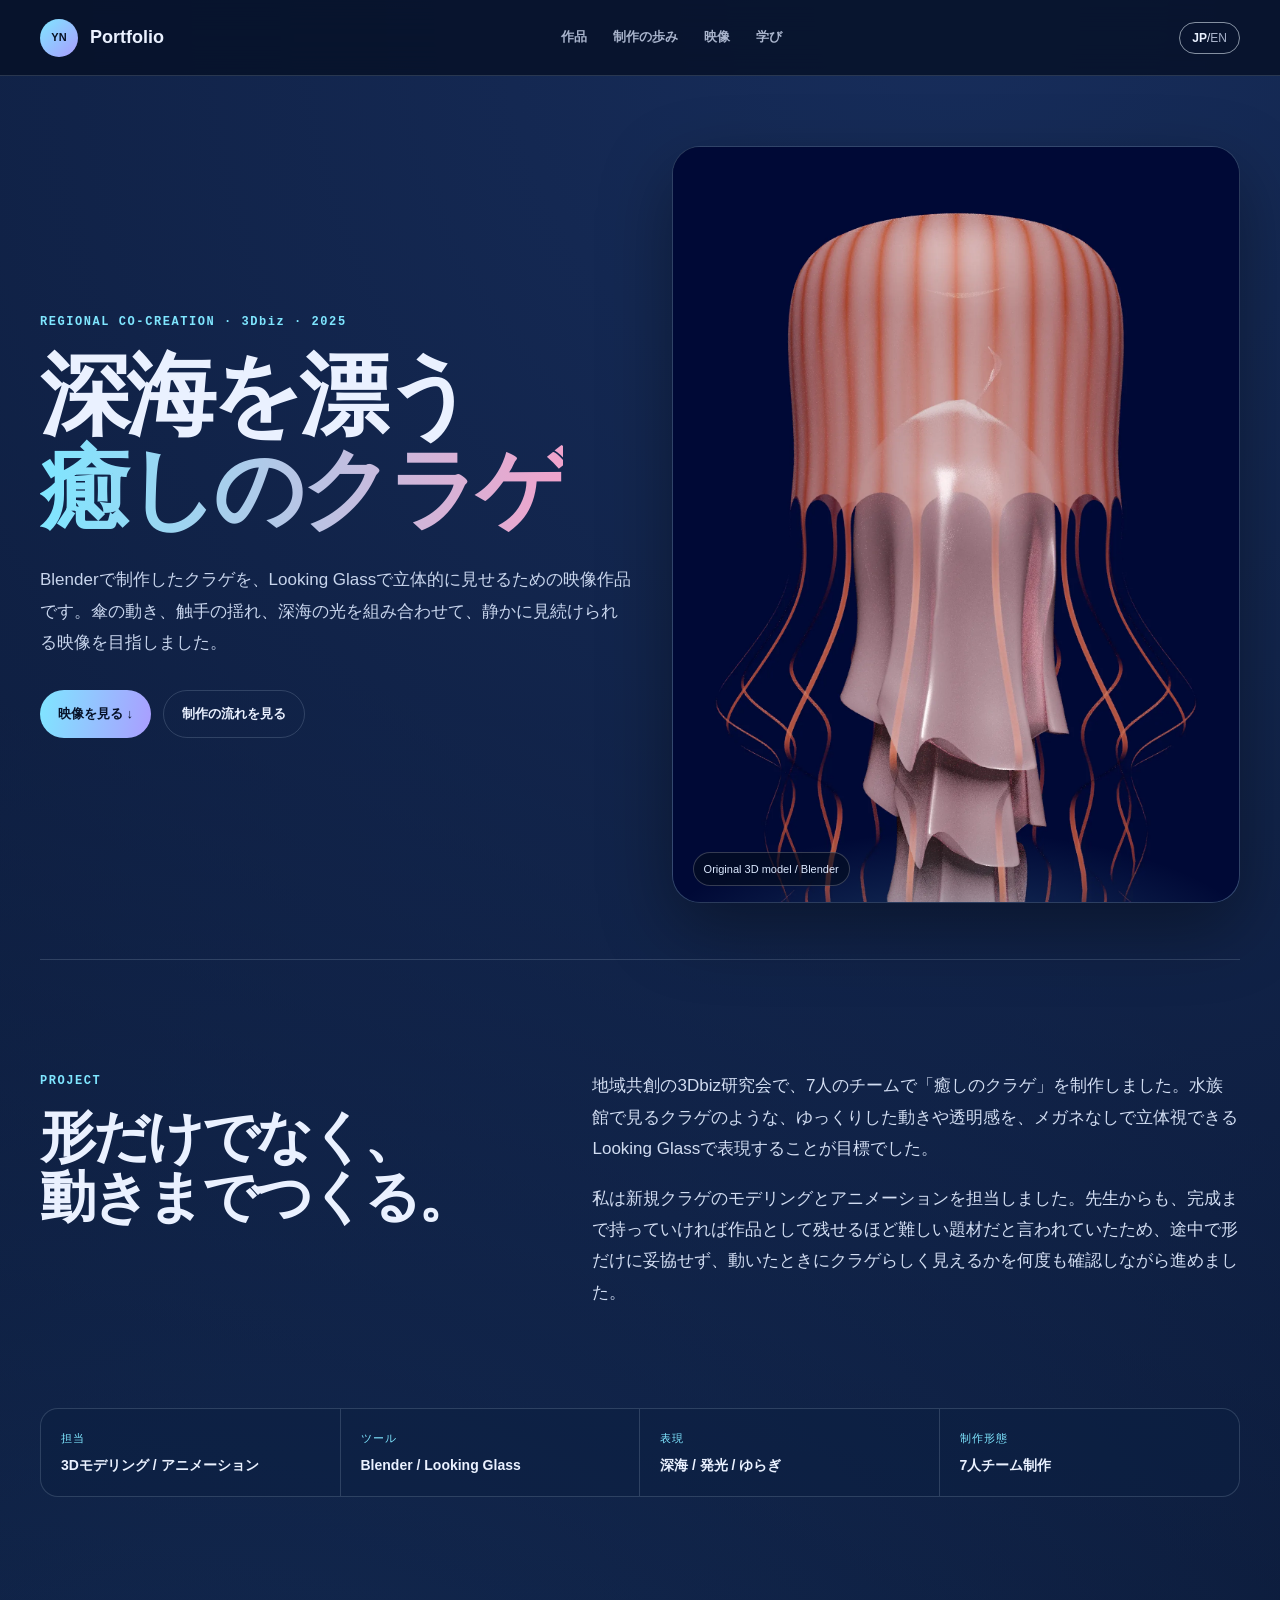
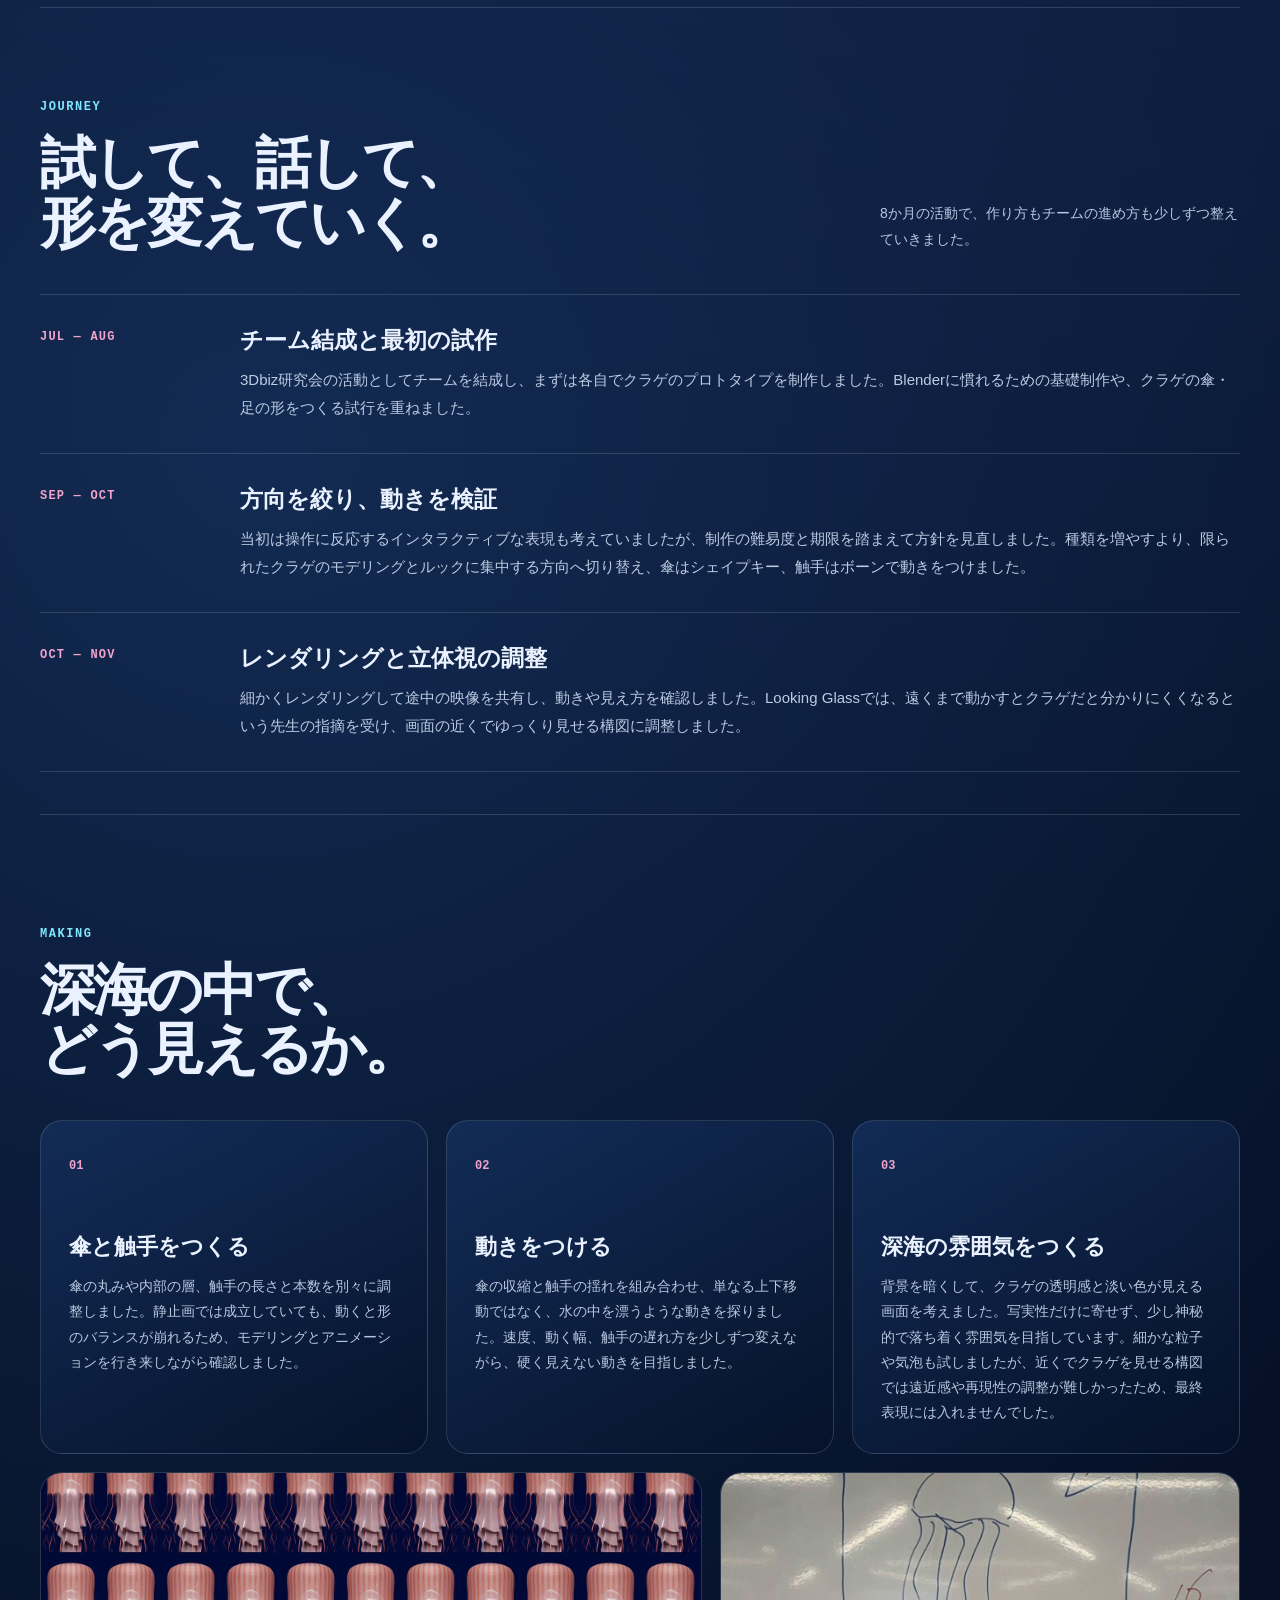
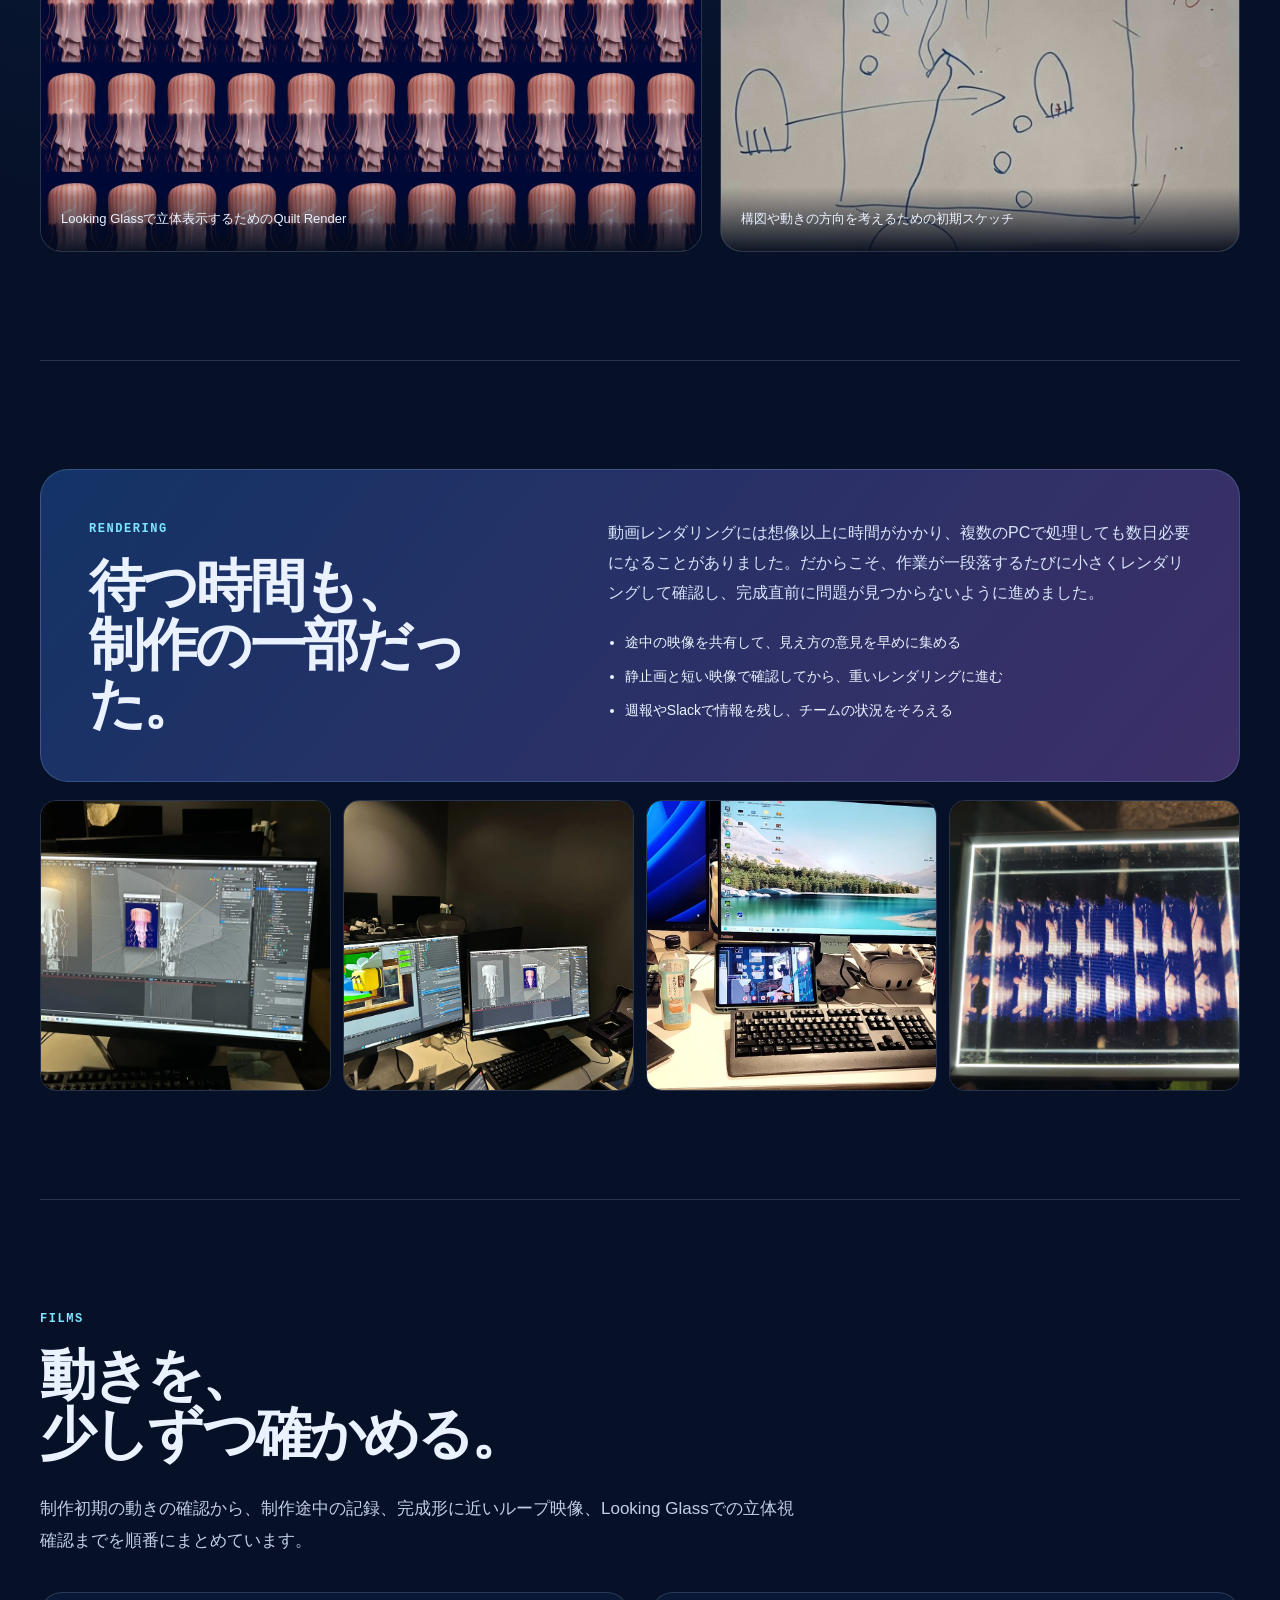
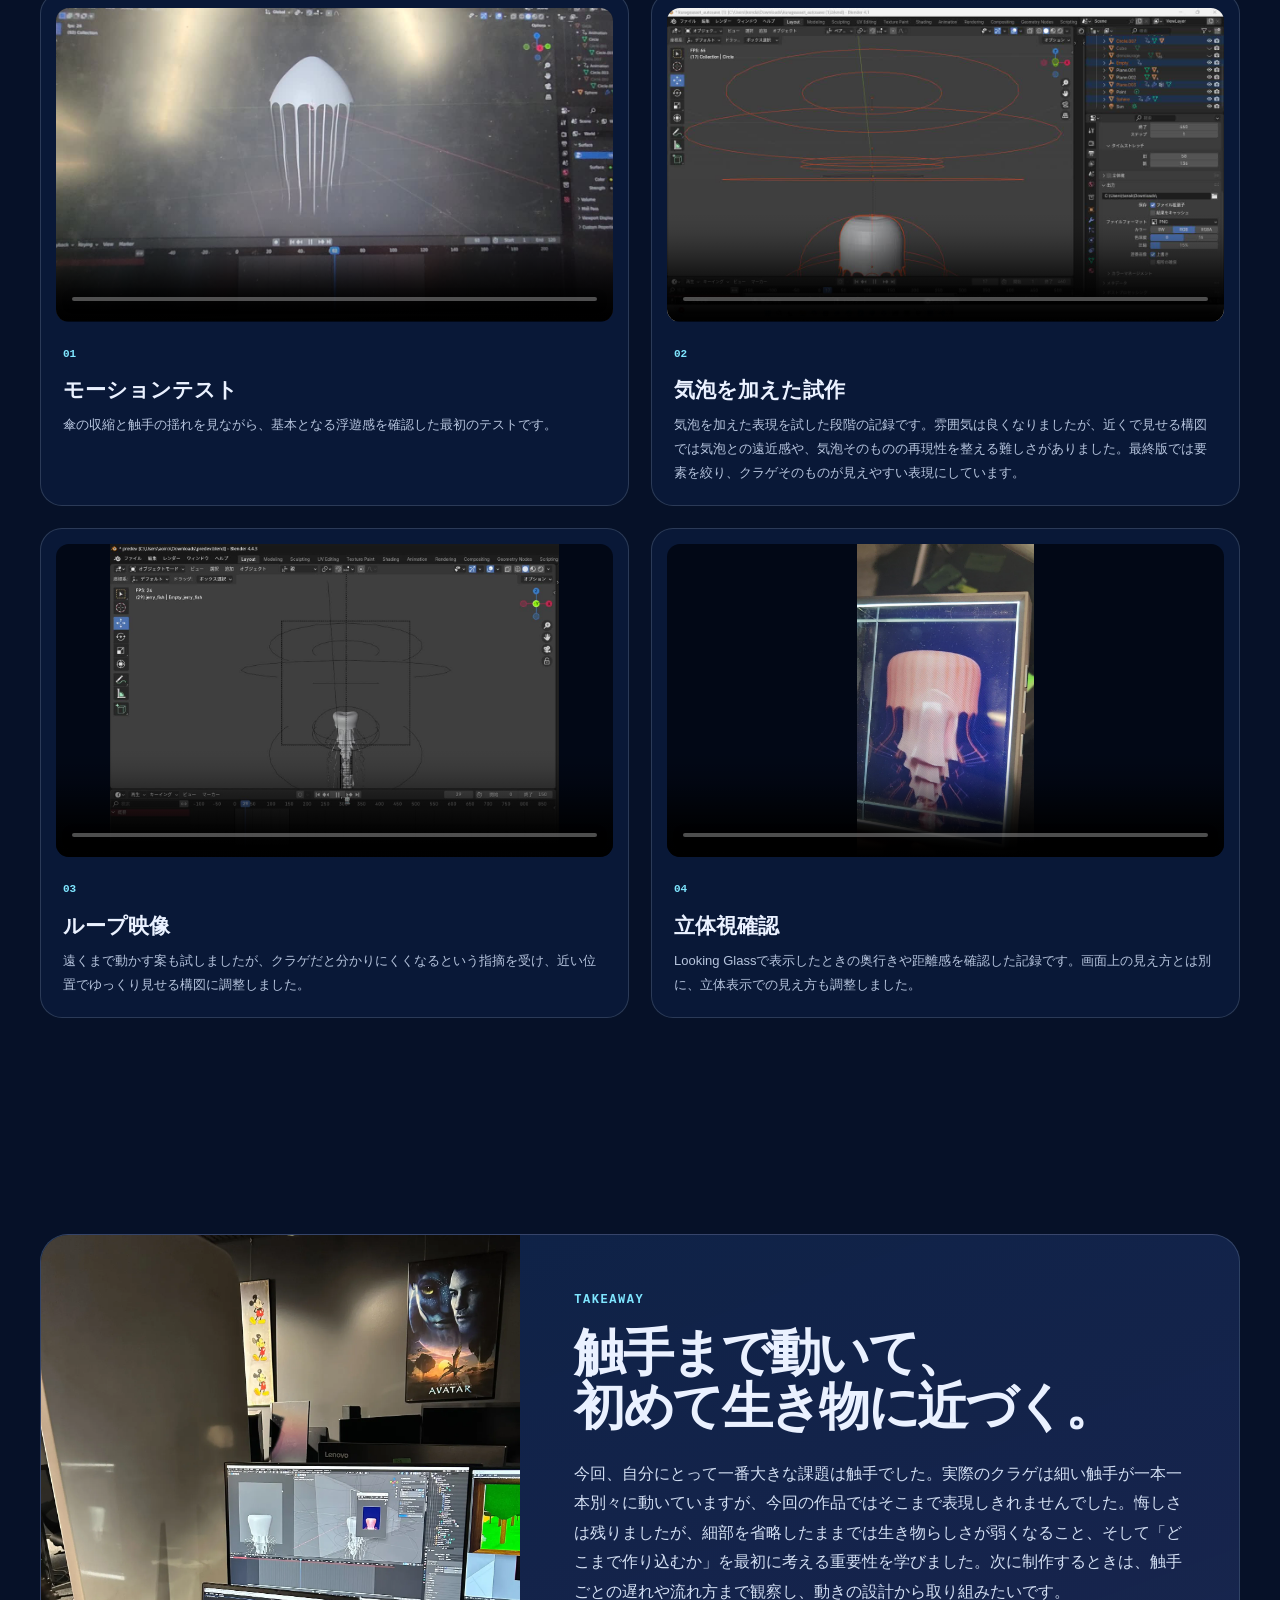
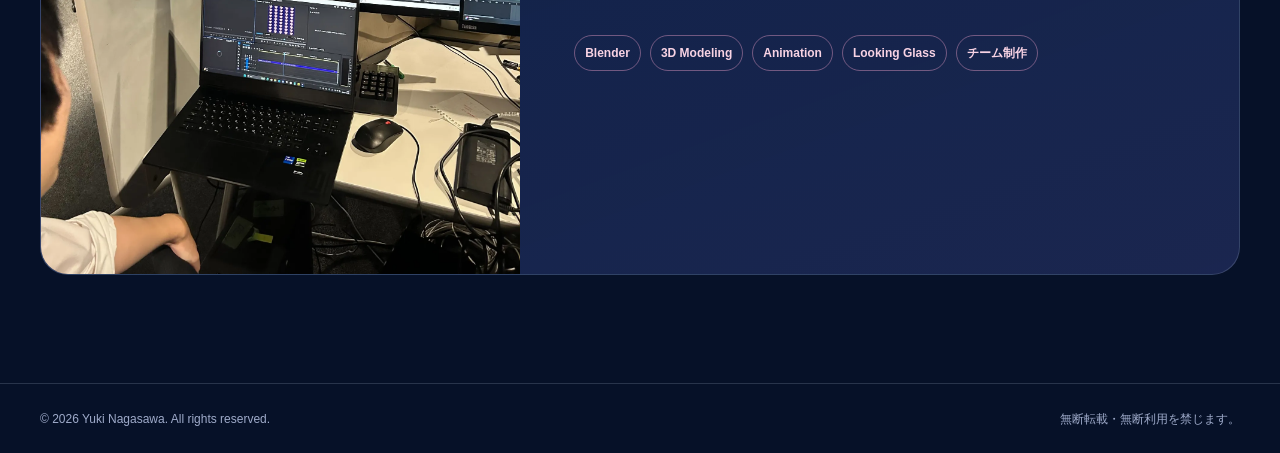
<file: index.html>
<!doctype html>
<html lang="ja">
<head>
  <meta charset="utf-8" />
  <meta name="viewport" content="width=device-width, initial-scale=1" />
  <meta name="description" content="BlenderとLooking Glassを使って制作した、癒しをテーマにした3Dクラゲ作品のポートフォリオ。" />
  <title>Healing Jellyfish | Yuki Nagasawa Portfolio</title>
  <link rel="stylesheet" href="style.css" />
</head>
<body>
  <header class="site-header">
    <a class="brand" href="#top" aria-label="Back to top">
      <span class="brand-mark">YN</span><span>Portfolio</span>
    </a>
    <nav class="nav" aria-label="Main navigation">
      <a href="#project" data-ja="作品" data-en="Project">作品</a>
      <a href="#journey" data-ja="制作の歩み" data-en="Journey">制作の歩み</a>
      <a href="#films" data-ja="映像" data-en="Films">映像</a>
      <a href="#learning" data-ja="学び" data-en="Learning">学び</a>
    </nav>
    <button id="langToggle" class="lang-toggle" type="button" aria-label="Switch language"><strong>JP</strong><span>/</span><b>EN</b></button>
  </header>

  <main id="top">
    <section class="hero section-shell">
      <div class="hero-copy">
        <p class="eyebrow" data-ja="REGIONAL CO-CREATION · 3Dbiz · 2025" data-en="REGIONAL CO-CREATION · 3Dbiz · 2025">REGIONAL CO-CREATION · 3Dbiz · 2025</p>
        <h1 data-ja="深海を漂う<br><span>癒しのクラゲ</span>" data-en="A calming <span>jellyfish</span><br>in the deep sea">深海を漂う<br><span>癒しのクラゲ</span></h1>
        <p class="hero-lead" data-ja="Blenderで制作したクラゲを、Looking Glassで立体的に見せるための映像作品です。傘の動き、触手の揺れ、深海の光を組み合わせて、静かに見続けられる映像を目指しました。" data-en="A visual work built in Blender and prepared for a glasses-free 3D display on Looking Glass. I combined bell motion, tentacle sway, and deep-sea lighting to create something calm enough to keep watching.">Blenderで制作したクラゲを、Looking Glassで立体的に見せるための映像作品です。傘の動き、触手の揺れ、深海の光を組み合わせて、静かに見続けられる映像を目指しました。</p>
        <div class="hero-actions">
          <a class="button primary" href="#films" data-ja="映像を見る ↓" data-en="Watch the films ↓">映像を見る ↓</a>
          <a class="button ghost" href="#journey" data-ja="制作の流れを見る" data-en="See the process">制作の流れを見る</a>
        </div>
      </div>
      <figure class="hero-art">
        <img src="assets/images/hero-jellyfish.webp" alt="Blenderで制作したクラゲのレンダリング" />
        <figcaption data-ja="Original 3D model / Blender" data-en="Original 3D model / Blender">Original 3D model / Blender</figcaption>
      </figure>
    </section>

    <section id="project" class="section-shell project-intro">
      <div class="section-head">
        <p class="eyebrow" data-ja="PROJECT" data-en="PROJECT">PROJECT</p>
        <h2 data-ja="形だけでなく、<br>動きまでつくる。" data-en="Build not only the form,<br>but the movement.">形だけでなく、<br>動きまでつくる。</h2>
      </div>
      <div class="project-text">
        <p data-ja="地域共創の3Dbiz研究会で、7人のチームで「癒しのクラゲ」を制作しました。水族館で見るクラゲのような、ゆっくりした動きや透明感を、メガネなしで立体視できるLooking Glassで表現することが目標でした。" data-en="In the 3Dbiz research group, our seven-person team created a “healing jellyfish.” Our goal was to reproduce the slow motion and translucency of an aquarium jellyfish on Looking Glass, a glasses-free 3D display.">地域共創の3Dbiz研究会で、7人のチームで「癒しのクラゲ」を制作しました。水族館で見るクラゲのような、ゆっくりした動きや透明感を、メガネなしで立体視できるLooking Glassで表現することが目標でした。</p>
        <p data-ja="私は新規クラゲのモデリングとアニメーションを担当しました。先生からも、完成まで持っていければ作品として残せるほど難しい題材だと言われていたため、途中で形だけに妥協せず、動いたときにクラゲらしく見えるかを何度も確認しながら進めました。" data-en="I worked on modeling and animating a new jellyfish. Our instructor described it as challenging enough that finishing it would make it a work worth keeping. I therefore kept checking whether it still felt like a jellyfish once it moved, rather than settling for a model that only looked right when still.">私は新規クラゲのモデリングとアニメーションを担当しました。先生からも、完成まで持っていければ作品として残せるほど難しい題材だと言われていたため、途中で形だけに妥協せず、動いたときにクラゲらしく見えるかを何度も確認しながら進めました。</p>
      </div>
      <dl class="project-facts">
        <div><dt data-ja="担当" data-en="Role">担当</dt><dd data-ja="3Dモデリング / アニメーション" data-en="3D modeling / animation">3Dモデリング / アニメーション</dd></div>
        <div><dt data-ja="ツール" data-en="Tools">ツール</dt><dd>Blender / Looking Glass</dd></div>
        <div><dt data-ja="表現" data-en="Visual direction">表現</dt><dd data-ja="深海 / 発光 / ゆらぎ" data-en="Deep sea / glow / gentle drift">深海 / 発光 / ゆらぎ</dd></div>
        <div><dt data-ja="制作形態" data-en="Format">制作形態</dt><dd data-ja="7人チーム制作" data-en="Seven-person team project">7人チーム制作</dd></div>
      </dl>
    </section>

    <section id="journey" class="section-shell journey-section">
      <div class="section-head compact">
        <div>
          <p class="eyebrow" data-ja="JOURNEY" data-en="JOURNEY">JOURNEY</p>
          <h2 data-ja="試して、話して、<br>形を変えていく。" data-en="Test it. Discuss it.<br>Then reshape it.">試して、話して、<br>形を変えていく。</h2>
        </div>
        <p class="section-note" data-ja="8か月の活動で、作り方もチームの進め方も少しずつ整えていきました。" data-en="Over eight months, we refined both the work itself and the way the team worked together.">8か月の活動で、作り方もチームの進め方も少しずつ整えていきました。</p>
      </div>
      <ol class="timeline">
        <li>
          <span class="timeline-date" data-ja="JUL — AUG" data-en="JUL — AUG">JUL — AUG</span>
          <div><h3 data-ja="チーム結成と最初の試作" data-en="Team formation and first prototypes">チーム結成と最初の試作</h3>
          <p data-ja="3Dbiz研究会の活動としてチームを結成し、まずは各自でクラゲのプロトタイプを制作しました。Blenderに慣れるための基礎制作や、クラゲの傘・足の形をつくる試行を重ねました。" data-en="After forming the team in the 3Dbiz group, each member created an initial jellyfish prototype. We also built basic Blender skills and tested the bell and tentacle forms.">3Dbiz研究会の活動としてチームを結成し、まずは各自でクラゲのプロトタイプを制作しました。Blenderに慣れるための基礎制作や、クラゲの傘・足の形をつくる試行を重ねました。</p></div>
        </li>
        <li>
          <span class="timeline-date" data-ja="SEP — OCT" data-en="SEP — OCT">SEP — OCT</span>
          <div><h3 data-ja="方向を絞り、動きを検証" data-en="Narrowing the direction and testing motion">方向を絞り、動きを検証</h3>
          <p data-ja="当初は操作に反応するインタラクティブな表現も考えていましたが、制作の難易度と期限を踏まえて方針を見直しました。種類を増やすより、限られたクラゲのモデリングとルックに集中する方向へ切り替え、傘はシェイプキー、触手はボーンで動きをつけました。" data-en="We initially considered an interactive version that responded to user input, but reconsidered the scope based on the schedule and technical difficulty. We focused on a small number of jellyfish, using shape keys for the bell and bones for the tentacles.">当初は操作に反応するインタラクティブな表現も考えていましたが、制作の難易度と期限を踏まえて方針を見直しました。種類を増やすより、限られたクラゲのモデリングとルックに集中する方向へ切り替え、傘はシェイプキー、触手はボーンで動きをつけました。</p></div>
        </li>
        <li>
          <span class="timeline-date" data-ja="OCT — NOV" data-en="OCT — NOV">OCT — NOV</span>
          <div><h3 data-ja="レンダリングと立体視の調整" data-en="Rendering and stereoscopic tuning">レンダリングと立体視の調整</h3>
          <p data-ja="細かくレンダリングして途中の映像を共有し、動きや見え方を確認しました。Looking Glassでは、遠くまで動かすとクラゲだと分かりにくくなるという先生の指摘を受け、画面の近くでゆっくり見せる構図に調整しました。" data-en="We rendered small checks throughout the process and shared them to review movement and appearance. After feedback that the jellyfish became hard to recognize when it moved too far away on Looking Glass, we adjusted the composition to keep it closer to the viewer.">細かくレンダリングして途中の映像を共有し、動きや見え方を確認しました。Looking Glassでは、遠くまで動かすとクラゲだと分かりにくくなるという先生の指摘を受け、画面の近くでゆっくり見せる構図に調整しました。</p></div>
        </li>
      </ol>
    </section>

    <section class="section-shell process-section">
      <div class="section-head compact">
        <div>
          <p class="eyebrow" data-ja="MAKING" data-en="MAKING">MAKING</p>
          <h2 data-ja="深海の中で、<br>どう見えるか。" data-en="How should it look<br>in the deep sea?">深海の中で、<br>どう見えるか。</h2>
        </div>
      </div>
      <div class="process-grid">
        <article class="process-card">
          <span class="number">01</span>
          <h3 data-ja="傘と触手をつくる" data-en="Building the bell and tentacles">傘と触手をつくる</h3>
          <p data-ja="傘の丸みや内部の層、触手の長さと本数を別々に調整しました。静止画では成立していても、動くと形のバランスが崩れるため、モデリングとアニメーションを行き来しながら確認しました。" data-en="I adjusted the bell shape, inner layers, and the length and count of the tentacles separately. Because a still image can look right while motion reveals imbalance, I moved back and forth between modeling and animation.">傘の丸みや内部の層、触手の長さと本数を別々に調整しました。静止画では成立していても、動くと形のバランスが崩れるため、モデリングとアニメーションを行き来しながら確認しました。</p>
        </article>
        <article class="process-card">
          <span class="number">02</span>
          <h3 data-ja="動きをつける" data-en="Adding the movement">動きをつける</h3>
          <p data-ja="傘の収縮と触手の揺れを組み合わせ、単なる上下移動ではなく、水の中を漂うような動きを探りました。速度、動く幅、触手の遅れ方を少しずつ変えながら、硬く見えない動きを目指しました。" data-en="By combining bell contraction and tentacle sway, I looked for movement that suggested drifting underwater rather than simple vertical motion. I tuned speed, travel range, and delayed tentacle motion to avoid a stiff result.">傘の収縮と触手の揺れを組み合わせ、単なる上下移動ではなく、水の中を漂うような動きを探りました。速度、動く幅、触手の遅れ方を少しずつ変えながら、硬く見えない動きを目指しました。</p>
        </article>
        <article class="process-card">
          <span class="number">03</span>
          <h3 data-ja="深海の雰囲気をつくる" data-en="Building a deep-sea atmosphere">深海の雰囲気をつくる</h3>
          <p data-ja="背景を暗くして、クラゲの透明感と淡い色が見える画面を考えました。写実性だけに寄せず、少し神秘的で落ち着く雰囲気を目指しています。細かな粒子や気泡も試しましたが、近くでクラゲを見せる構図では遠近感や再現性の調整が難しかったため、最終表現には入れませんでした。" data-en="I used a dark background so the jellyfish’s translucency and soft color would remain visible, aiming for a calm and slightly mysterious atmosphere rather than pure photorealism. I also tested fine particles and bubbles, but because the final composition presents the jellyfish at close range, controlling depth and visual consistency was difficult, so those elements were not included in the final version.">背景を暗くして、クラゲの透明感と淡い色が見える画面を考えました。写実性だけに寄せず、少し神秘的で落ち着く雰囲気を目指しています。細かな粒子や気泡も試しましたが、近くでクラゲを見せる構図では遠近感や再現性の調整が難しかったため、最終表現には入れませんでした。</p>
        </article>
      </div>

      <div class="process-visuals">
        <figure class="large-visual"><img src="assets/images/quilt-render.webp" alt="Looking Glass用に作成した複数視点のQuilt Render" /><figcaption data-ja="Looking Glassで立体表示するためのQuilt Render" data-en="Quilt render prepared for Looking Glass">Looking Glassで立体表示するためのQuilt Render</figcaption></figure>
        <figure class="large-visual"><img src="assets/images/sketch.jpg" alt="クラゲの構成を考えるための手書きスケッチ" /><figcaption data-ja="構図や動きの方向を考えるための初期スケッチ" data-en="Early sketch for composition and movement">構図や動きの方向を考えるための初期スケッチ</figcaption></figure>
      </div>
    </section>

    <section class="section-shell challenge-section">
      <div class="challenge-panel">
        <div>
          <p class="eyebrow" data-ja="RENDERING" data-en="RENDERING">RENDERING</p>
          <h2 data-ja="待つ時間も、<br>制作の一部だった。" data-en="Waiting was also<br>part of the work.">待つ時間も、<br>制作の一部だった。</h2>
        </div>
        <div class="challenge-copy">
          <p data-ja="動画レンダリングには想像以上に時間がかかり、複数のPCで処理しても数日必要になることがありました。だからこそ、作業が一段落するたびに小さくレンダリングして確認し、完成直前に問題が見つからないように進めました。" data-en="Video rendering took longer than expected. Even with several PCs, it could take days. That made small, frequent render checks important so that issues did not only appear at the end.">動画レンダリングには想像以上に時間がかかり、複数のPCで処理しても数日必要になることがありました。だからこそ、作業が一段落するたびに小さくレンダリングして確認し、完成直前に問題が見つからないように進めました。</p>
          <ul>
            <li data-ja="途中の映像を共有して、見え方の意見を早めに集める" data-en="Share work-in-progress clips early to collect feedback">途中の映像を共有して、見え方の意見を早めに集める</li>
            <li data-ja="静止画と短い映像で確認してから、重いレンダリングに進む" data-en="Check stills and short clips before committing to heavy renders">静止画と短い映像で確認してから、重いレンダリングに進む</li>
            <li data-ja="週報やSlackで情報を残し、チームの状況をそろえる" data-en="Keep progress visible through weekly reports and Slack">週報やSlackで情報を残し、チームの状況をそろえる</li>
          </ul>
        </div>
      </div>
      <div class="photo-strip">
        <img src="assets/images/blender-workspace.webp" alt="Blenderでの作業画面" />
        <img src="assets/images/looking-glass-setup.webp" alt="Looking Glassの表示確認" />
        <img src="assets/images/render-workstation.webp" alt="レンダリング作業環境" />
        <img src="assets/images/looking-glass-output.webp" alt="Looking Glass上の表示" />
      </div>
    </section>

    <section id="films" class="section-shell films-section">
      <div class="section-head compact">
        <div>
          <p class="eyebrow" data-ja="FILMS" data-en="FILMS">FILMS</p>
          <h2 data-ja="動きを、<br>少しずつ確かめる。" data-en="Checking motion,<br>step by step.">動きを、<br>少しずつ確かめる。</h2>
        </div>
      </div>
      <p class="films-lead" data-ja="制作初期の動きの確認から、制作途中の記録、完成形に近いループ映像、Looking Glassでの立体視確認までを順番にまとめています。" data-en="The videos are ordered from early motion checks, through work-in-progress records, to the loop sequence and the final stereoscopic display check.">制作初期の動きの確認から、制作途中の記録、完成形に近いループ映像、Looking Glassでの立体視確認までを順番にまとめています。</p>
      <div class="film-grid">
        <article class="film-card"><video controls playsinline preload="metadata" poster="assets/images/jellyfish-motion-01.jpg"><source src="assets/videos/jellyfish-motion-01.mp4" type="video/mp4" /></video><div><span>01</span><h3 data-ja="モーションテスト" data-en="Motion test">モーションテスト</h3><p data-ja="傘の収縮と触手の揺れを見ながら、基本となる浮遊感を確認した最初のテストです。" data-en="An early test of bell contraction and tentacle sway to establish the base drifting motion.">傘の収縮と触手の揺れを見ながら、基本となる浮遊感を確認した最初のテストです。</p></div></article>
        <article class="film-card"><video controls playsinline preload="metadata" poster="assets/images/jellyfish-motion-04.jpg"><source src="assets/videos/jellyfish-motion-04.mp4" type="video/mp4" /></video><div><span>02</span><h3 data-ja="気泡を加えた試作" data-en="Bubble experiment">気泡を加えた試作</h3><p data-ja="気泡を加えた表現を試した段階の記録です。雰囲気は良くなりましたが、近くで見せる構図では気泡との遠近感や、気泡そのものの再現性を整える難しさがありました。最終版では要素を絞り、クラゲそのものが見えやすい表現にしています。" data-en="This was an experiment with bubbles added to the scene. It created a promising atmosphere, but in a close-up composition it was difficult to control the sense of depth and make the bubbles feel convincing. For the final version, I simplified the scene so the jellyfish itself would remain easy to see.">気泡を加えた表現を試した段階の記録です。雰囲気は良くなりましたが、近くで見せる構図では気泡との遠近感や、気泡そのものの再現性を整える難しさがありました。最終版では要素を絞り、クラゲそのものが見えやすい表現にしています。</p></div></article>
        <article class="film-card"><video controls playsinline preload="metadata" poster="assets/images/jellyfish-motion-03.jpg"><source src="assets/videos/jellyfish-motion-03.mp4" type="video/mp4" /></video><div><span>03</span><h3 data-ja="ループ映像" data-en="Loop sequence">ループ映像</h3><p data-ja="遠くまで動かす案も試しましたが、クラゲだと分かりにくくなるという指摘を受け、近い位置でゆっくり見せる構図に調整しました。" data-en="We also tested wider movement, but after feedback that the jellyfish became harder to recognize at a distance, we adjusted the sequence to keep it closer and easier to read.">遠くまで動かす案も試しましたが、クラゲだと分かりにくくなるという指摘を受け、近い位置でゆっくり見せる構図に調整しました。</p></div></article>
        <article class="film-card"><video controls playsinline preload="metadata" poster="assets/images/jellyfish-motion-02.jpg"><source src="assets/videos/jellyfish-motion-02.mp4" type="video/mp4" /></video><div><span>04</span><h3 data-ja="立体視確認" data-en="Stereoscopic check">立体視確認</h3><p data-ja="Looking Glassで表示したときの奥行きや距離感を確認した記録です。画面上の見え方とは別に、立体表示での見え方も調整しました。" data-en="A record of checking depth and distance on Looking Glass. The piece needed to be tuned for the stereoscopic display as well as for a normal screen.">Looking Glassで表示したときの奥行きや距離感を確認した記録です。画面上の見え方とは別に、立体表示での見え方も調整しました。</p></div></article>
      </div>
    </section>

    <section id="learning" class="section-shell learning-section">
      <div class="learning-card">
        <div class="learning-image"><img src="assets/images/team-workstation.webp" alt="チームでの制作環境" /></div>
        <div class="learning-copy">
          <p class="eyebrow" data-ja="TAKEAWAY" data-en="TAKEAWAY">TAKEAWAY</p>
          <h2 data-ja="触手まで動いて、<br>初めて生き物に近づく。" data-en="Only when the tentacles move<br>does it begin to feel alive.">触手まで動いて、<br>初めて生き物に近づく。</h2>
          <p data-ja="今回、自分にとって一番大きな課題は触手でした。実際のクラゲは細い触手が一本一本別々に動いていますが、今回の作品ではそこまで表現しきれませんでした。悔しさは残りましたが、細部を省略したままでは生き物らしさが弱くなること、そして「どこまで作り込むか」を最初に考える重要性を学びました。次に制作するときは、触手ごとの遅れや流れ方まで観察し、動きの設計から取り組みたいです。" data-en="The tentacles were my biggest challenge. In real jellyfish, fine tentacles move independently, and I could not reproduce that level of detail in this work. It was frustrating, but it taught me that simplifying the details too much weakens the sense of life, and that the level of detail must be planned from the beginning. In a future project, I want to study and design the delayed movement and flow of individual tentacles.">今回、自分にとって一番大きな課題は触手でした。実際のクラゲは細い触手が一本一本別々に動いていますが、今回の作品ではそこまで表現しきれませんでした。悔しさは残りましたが、細部を省略したままでは生き物らしさが弱くなること、そして「どこまで作り込むか」を最初に考える重要性を学びました。次に制作するときは、触手ごとの遅れや流れ方まで観察し、動きの設計から取り組みたいです。</p>
          <div class="tags"><span>Blender</span><span>3D Modeling</span><span>Animation</span><span>Looking Glass</span><span data-ja="チーム制作" data-en="Teamwork">チーム制作</span></div>
        </div>
      </div>
    </section>
  </main>

  <footer class="footer">
    <p>© 2026 Yuki Nagasawa. All rights reserved.</p>
    <p data-ja="無断転載・無断利用を禁じます。" data-en="Unauthorized reproduction and use are prohibited.">無断転載・無断利用を禁じます。</p>
  </footer>
  <script src="script.js"></script>
</body>
</html>
</file>
<file: style.css>
:root{--ink:#eaf1ff;--muted:#a9b4cc;--bg:#061128;--surface:#0c1b39;--surface2:#10264d;--line:rgba(218,232,255,.16);--aqua:#7fe6ff;--pink:#f0a3cb;--purple:#aa9dff;--max:1200px}*{box-sizing:border-box}html{scroll-behavior:smooth}body{margin:0;background:radial-gradient(circle at 74% 0%,#172d5b 0,transparent 36%),radial-gradient(circle at 20% 30%,#122a51 0,transparent 28%),var(--bg);color:var(--ink);font-family:Inter,"Noto Sans JP","Hiragino Kaku Gothic ProN",Meiryo,sans-serif;line-height:1.85}.site-header{height:76px;position:sticky;z-index:10;top:0;display:flex;align-items:center;justify-content:space-between;padding:0 max(24px,calc((100vw - var(--max))/2));background:rgba(6,17,40,.84);backdrop-filter:blur(18px);border-bottom:1px solid var(--line)}.brand{display:flex;align-items:center;gap:12px;color:var(--ink);text-decoration:none;font-weight:800;font-size:18px}.brand-mark{display:grid;place-items:center;width:38px;height:38px;border-radius:50%;background:linear-gradient(135deg,var(--aqua),var(--purple));color:#071224;font-size:11px}.nav{display:flex;gap:26px}.nav a{color:var(--muted);text-decoration:none;font-size:13px;font-weight:700}.nav a:hover{color:var(--aqua)}.lang-toggle{border:1px solid rgba(236,246,255,.55);border-radius:999px;background:transparent;color:var(--ink);font-family:inherit;font-size:12px;padding:8px 12px;cursor:pointer}.lang-toggle b{font-weight:400;color:var(--muted)}.section-shell{width:min(calc(100% - 48px),var(--max));margin:0 auto}.hero{min-height:680px;display:grid;grid-template-columns:1.02fr .98fr;align-items:center;gap:40px;padding:70px 0 56px}.eyebrow{margin:0 0 15px;color:var(--aqua);font-family:ui-monospace,SFMono-Regular,Consolas,monospace;letter-spacing:.13em;font-size:12px;font-weight:700}.hero h1,.section-head h2,.challenge-panel h2,.learning-copy h2{margin:0;letter-spacing:-.05em;line-height:1.05}.hero h1{font-size:clamp(58px,7vw,102px)}.hero h1 span{background:linear-gradient(90deg,var(--aqua),var(--pink));-webkit-background-clip:text;background-clip:text;color:transparent}.hero-lead{max-width:615px;color:#c8d5ed;font-size:17px;margin:28px 0 0}.hero-actions{display:flex;flex-wrap:wrap;gap:12px;margin-top:32px}.button{display:inline-flex;align-items:center;justify-content:center;text-decoration:none;border-radius:999px;padding:11px 18px;font-size:13px;font-weight:800;transition:.25s ease}.button.primary{background:linear-gradient(100deg,var(--aqua),var(--purple));color:#061128}.button.primary:hover{transform:translateY(-3px);box-shadow:0 15px 34px rgba(127,230,255,.2)}.button.ghost{border:1px solid var(--line);color:var(--ink)}.button.ghost:hover{border-color:var(--aqua);color:var(--aqua)}.hero-art{position:relative;margin:0;border-radius:28px;overflow:hidden;min-height:520px;background:linear-gradient(140deg,#08183b,#152a55);border:1px solid var(--line);box-shadow:0 26px 70px rgba(0,0,0,.36)}.hero-art:after{content:"";position:absolute;inset:auto -15% -30% -15%;height:42%;background:radial-gradient(ellipse,rgba(127,230,255,.23),transparent 62%)}.hero-art img{display:block;width:100%;height:100%;min-height:520px;object-fit:cover}.hero-art figcaption{position:absolute;left:20px;bottom:16px;z-index:1;border:1px solid rgba(255,255,255,.2);background:rgba(4,13,32,.65);border-radius:999px;padding:6px 10px;font-size:11px;color:#dce9ff}.project-intro{padding:110px 0;display:grid;grid-template-columns:.86fr 1.14fr;gap:64px;border-top:1px solid var(--line)}.section-head h2{font-size:clamp(38px,4.4vw,66px)}.project-text p{margin:0 0 18px;color:#d2ddf2;font-size:17px}.project-facts{grid-column:1/-1;margin:18px 0 0;display:grid;grid-template-columns:repeat(4,1fr);gap:0;border:1px solid var(--line);border-radius:18px;overflow:hidden;background:rgba(10,30,64,.5)}.project-facts div{padding:20px;border-right:1px solid var(--line)}.project-facts div:last-child{border-right:0}.project-facts dt{font-size:11px;color:var(--aqua);font-family:ui-monospace,SFMono-Regular,Consolas,monospace;letter-spacing:.1em}.project-facts dd{margin:5px 0 0;font-weight:700;font-size:14px;line-height:1.55}.process-section{padding:108px 0;border-top:1px solid var(--line)}.compact{display:flex;justify-content:space-between;align-items:flex-end;gap:20px}.process-grid{display:grid;grid-template-columns:repeat(3,1fr);gap:18px;margin-top:42px}.process-card{min-height:310px;padding:28px;border:1px solid var(--line);border-radius:22px;background:linear-gradient(150deg,rgba(21,50,97,.72),rgba(6,17,40,.7))}.number{display:inline-block;color:var(--pink);font-family:ui-monospace,SFMono-Regular,Consolas,monospace;font-size:12px;font-weight:700;margin-bottom:54px}.process-card h3{font-size:22px;line-height:1.35;margin:0 0 13px}.process-card p{margin:0;color:#b9c7df;font-size:14px;line-height:1.8}.process-visuals{display:grid;grid-template-columns:1.12fr .88fr;gap:18px;margin-top:18px}.large-visual{position:relative;margin:0;height:380px;border-radius:22px;overflow:hidden;border:1px solid var(--line);background:#071329}.large-visual img{width:100%;height:100%;object-fit:cover;display:block}.large-visual figcaption{position:absolute;bottom:0;left:0;right:0;padding:20px;background:linear-gradient(transparent,rgba(4,11,28,.94));font-size:13px}.challenge-section{padding:108px 0;border-top:1px solid var(--line)}.challenge-panel{display:grid;grid-template-columns:.9fr 1.1fr;gap:42px;padding:48px;border-radius:28px;background:linear-gradient(130deg,rgba(22,56,111,.88),rgba(86,61,132,.7));border:1px solid rgba(160,208,255,.2)}.challenge-panel h2{font-size:clamp(38px,4.4vw,64px)}.challenge-copy{color:#d9e5fb}.challenge-copy p{margin:0;font-size:16px}.challenge-copy ul{padding-left:1.2em;margin:23px 0 0;color:#ebf3ff;font-size:14px}.challenge-copy li+li{margin-top:8px}.photo-strip{display:grid;grid-template-columns:repeat(4,1fr);gap:12px;margin-top:18px}.photo-strip img{width:100%;aspect-ratio:1/1;object-fit:cover;border-radius:16px;border:1px solid var(--line)}.films-section{padding:108px 0;border-top:1px solid var(--line)}.films-lead{color:#c2cee4;max-width:760px;font-size:17px;margin:30px 0 36px}.film-grid{display:grid;grid-template-columns:repeat(2,1fr);gap:22px}.film-card{padding:15px;border:1px solid var(--line);border-radius:22px;background:rgba(12,29,61,.72)}.film-card video{display:block;width:100%;aspect-ratio:16/9;object-fit:contain;background:#020816;border-radius:13px}.film-card>div{padding:15px 7px 5px}.film-card span{color:var(--aqua);font:700 11px ui-monospace,SFMono-Regular,Consolas,monospace}.film-card h3{margin:5px 0 3px;font-size:21px}.film-card p{margin:0;color:#b7c5de;font-size:13px}.learning-section{padding:108px 0}.learning-card{display:grid;grid-template-columns:.8fr 1.2fr;border:1px solid var(--line);border-radius:28px;overflow:hidden;background:linear-gradient(160deg,rgba(13,34,71,.96),rgba(31,42,87,.85))}.learning-image{min-height:500px}.learning-image img{width:100%;height:100%;display:block;object-fit:cover}.learning-copy{padding:54px}.learning-copy h2{font-size:clamp(37px,4vw,60px)}.learning-copy>p:not(.eyebrow){color:#d3dff3;font-size:16px;margin-top:25px}.tags{display:flex;flex-wrap:wrap;gap:9px;margin:28px 0}.tags span{padding:6px 10px;border:1px solid rgba(240,163,203,.42);border-radius:999px;color:#f8d3e4;font-size:12px;font-weight:700}.footer{padding:24px max(24px,calc((100vw - var(--max))/2));display:flex;justify-content:space-between;gap:16px;border-top:1px solid var(--line);color:#9fabca;font-size:12px}.footer p{margin:0}@media(max-width:900px){.nav{display:none}.hero{grid-template-columns:1fr;min-height:auto;padding-top:64px}.hero-art{min-height:430px;order:-1}.hero-art img{min-height:430px}.project-intro,.challenge-panel,.learning-card{grid-template-columns:1fr}.project-intro{gap:32px}.project-facts{grid-template-columns:repeat(2,1fr)}.project-facts div:nth-child(2){border-right:0}.project-facts div:nth-child(-n+2){border-bottom:1px solid var(--line)}.process-grid{grid-template-columns:1fr}.process-card{min-height:auto}.number{margin-bottom:30px}.process-visuals{grid-template-columns:1fr}.photo-strip{grid-template-columns:repeat(2,1fr)}.learning-image{min-height:330px}.learning-copy{padding:36px}.film-grid{grid-template-columns:1fr}}@media(max-width:560px){.site-header{height:66px;padding:0 17px}.brand{font-size:16px}.brand-mark{width:33px;height:33px}.section-shell{width:min(calc(100% - 28px),var(--max))}.hero{padding:42px 0}.hero h1{font-size:48px}.hero-lead{font-size:15px}.hero-art,.hero-art img{min-height:360px}.project-intro,.process-section,.challenge-section,.films-section,.learning-section{padding:74px 0}.project-facts{grid-template-columns:1fr}.project-facts div{border-right:0;border-bottom:1px solid var(--line)}.project-facts div:last-child{border-bottom:0}.compact{align-items:flex-start;flex-direction:column}.large-visual{height:270px}.challenge-panel{padding:27px}.photo-strip{grid-template-columns:1fr 1fr}.learning-copy{padding:28px}.footer{display:block;padding:19px 17px}.footer p+p{margin-top:5px}}

.section-note{max-width:360px;margin:0;color:#b9c8e2;font-size:14px;line-height:1.8}
.journey-section{padding:88px 0 42px;border-top:1px solid var(--line)}
.timeline{list-style:none;margin:42px 0 0;padding:0;border-top:1px solid var(--line)}
.timeline li{display:grid;grid-template-columns:170px 1fr;gap:30px;padding:30px 0;border-bottom:1px solid var(--line)}
.timeline-date{padding-top:5px;color:var(--pink);font:700 12px ui-monospace,SFMono-Regular,Consolas,monospace;letter-spacing:.1em}
.timeline h3{margin:0 0 10px;font-size:23px;line-height:1.35}
.timeline p{margin:0;color:#bdcbe3;font-size:15px;line-height:1.9}
@media(max-width:900px){.timeline li{grid-template-columns:1fr;gap:8px}.timeline-date{padding-top:0}}
@media(max-width:560px){.journey-section{padding:64px 0 28px}.timeline h3{font-size:20px}.timeline p{font-size:14px}.section-note{font-size:13px}}
</file>
